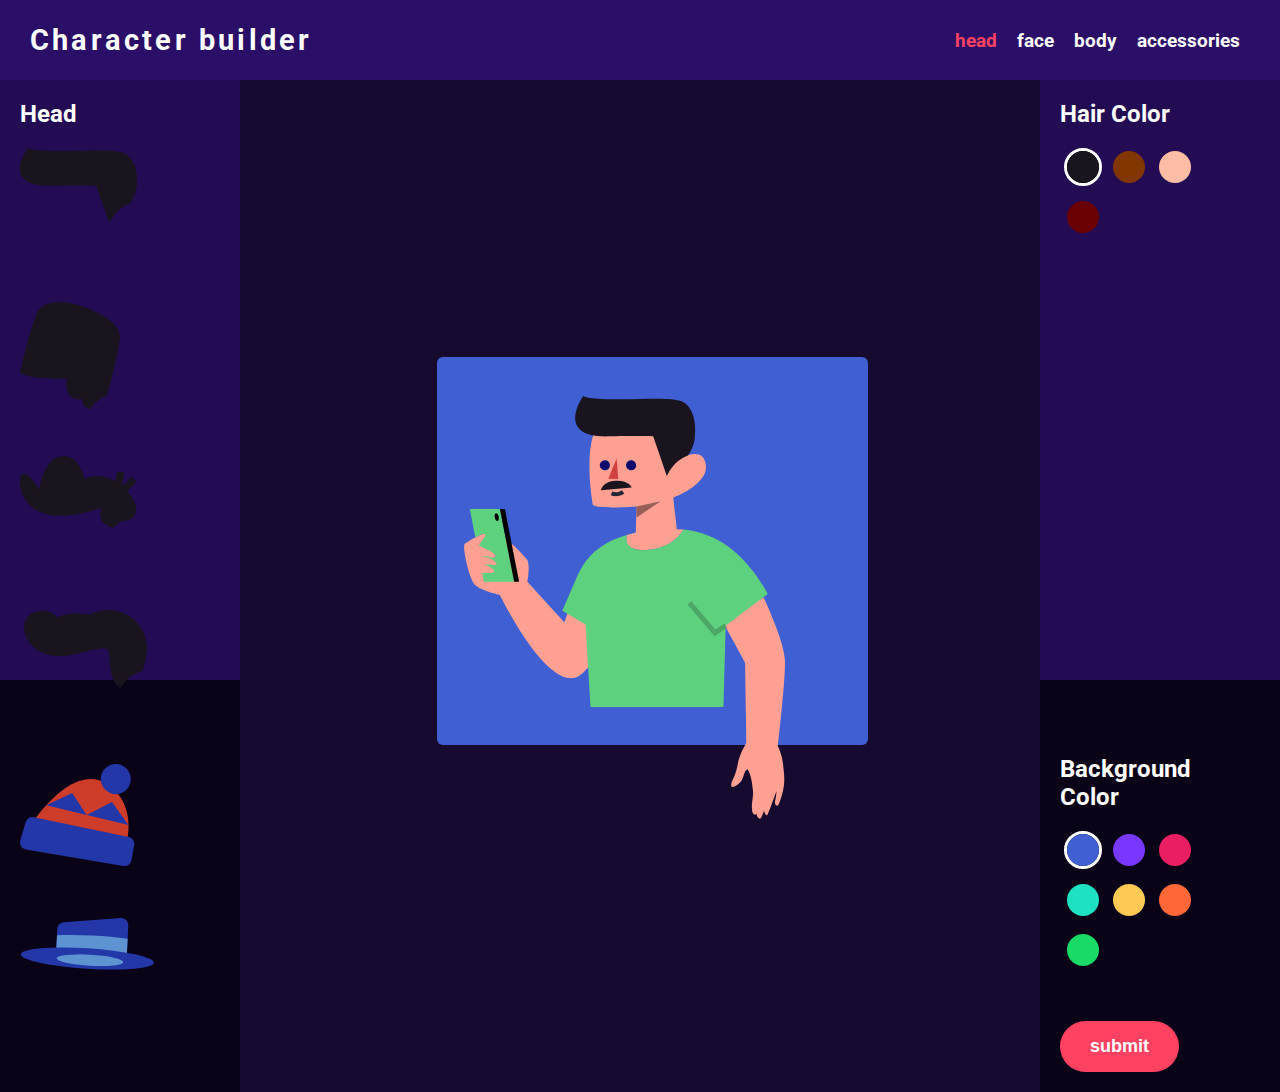
<file: index.html>
<!DOCTYPE html>
<html lang="en">
<head>
    <meta charset="UTF-8">
    <meta name="viewport" content="width=device-width, initial-scale=1.0">
    <title>Create </title>

    <link rel="stylesheet" href="style.css">
    <link rel="preconnect" href="https://fonts.gstatic.com">
    <link href="https://fonts.googleapis.com/css2?family=Roboto:wght@300&display=swap" rel="stylesheet">
   
</head>

<body>
    <div class="characterBuider">
        <nav class="navbar">
            <h2>Character builder</h2>
            <ul class="nav-list">
                <li id="tabDefault" class="tablinks" onclick="selectionTab(this,'hairsSelect')">head</li>
                <!-- <li><a href="#" class="tablinks">heads</a></li> -->
                <li class="tablinks" onclick="selectionTab(this,'faceSelect')">face</li>
                <li class="tablinks" onclick="selectionTab(this,'bodySelect')">body</li>                
                <li class="tablinks" onclick="selectionTab(this,'glassesSelect')">accessories</li>
            </ul>
        </nav>

        <div class="builderBody">
            <div class="selectMenu" id="creatingMenu">
                <!-- head options field -->
                <div class="tabcontent hairsSelect" id="hairsSelect">
                    <h2>Head</h2>                    
                    <div class="headsOptions" id="headsOptions"></div>
                </div>
                <!-- face options field -->
                <div class="tabcontent faceSelect" id="faceSelect">
                    <h2>Faces</h2>
                    <div class="facesOptions"></div>

                </div>

                <!-- body options field -->
                <div class="tabcontent bodySelect" id="bodySelect">
                    <h2>Body</h2>
                    <div class="bodyOptions" id="bodyOptions"></div>                    
                </div>

                <!-- accessiories options -->                                
                <div class="tabcontent glassesSelect" id="glassesSelect">
                    <h2>Glasses</h2>
                    <div class="glassesSelectOptions" id="glassesSelectOptions"></div>

                    <h2>Hats</h2>
                </div>

                <!-- <div class="tabcontent accessoriesSelect" id="accessoriesSelect">
                    <h2>Accessories</h2>
                    <div class="accessoriesSelectOptions">
                        
                    </div>
                </div> -->
            </div>

            <!-- main part -->
            <div class="creating" id="creatingMain">
                <svg id="testeSVG" width="456" height="484" viewBox="0 0 456 484" fill="none" xmlns="http://www.w3.org/2000/svg">
                    <!-- here enters SVG parts -->
                </svg>
            </div>       

            <div class="settings">
                <div class="tabcontent hairsColorSelect" id="hairsSelectColor">
                    <h2>Hair Color</h2>
                    <!-- color options goes here -->
                    <div class="hairColorOptions" id="hairColorOptions"></div>

                    <div class="hatColorSelector" id="hatColorSelector">
                        <h2>Hat Color</h2>
                        <div class="hatColorOptions" id="hatColorOptions"></div>
                    </div>
                </div>

                <div class="tabcontent " id="faceSelectColor">
                    <h2>Face hair color?</h2>
                    <!-- color options goes here -->
                </div>    
                
                <div class="tabcontent bodyColorSelect" id="bodySelectColor">
                    <h2>Body Color</h2>
                    <!-- color options goes here -->
                    <div class="bodyColorOptions" id="bodyColorOptions"></div>

                    <h2>Clothes</h2>
                    <div class="clothesColorOptions" id="clothesColorOptions"></div>
                </div>


                <div class="tabcontent glassesColorSelect" id="glassesSelectColor">
                    <h2>Glasses Color</h2>
                    <!-- color options here -->
                </div>

                <div class="submitNBackground">
                    <div class="backgroundColorSelect" id="backgroundColorSelect">
                        <h2>Background Color</h2>
                        <!-- color options here -->
                    </div>
                    <button class="submitButton" type="button" onclick="submitPersona()">Submit</button>
                </div>
            </div>   
        </div>
    </div>
</body>



<script src="hairs.js"></script>
<script src="scriptRevisado.js"></script>
</html>
</file>
<file: style.css>
body {
    margin: 0px;
    padding: 0px;
    font-family: 'Roboto', sans-serif;
    background-color: #0A0318;
}

li {
    list-style: none;
}

.navbar {
    display: flex;
    justify-content: space-between;
    align-items: center;
    height: 80px;
    /* border-bottom: 1px solid black; */
    background-color: #2B0E67;
    color: #fff;
}

.navbar h2 {
    margin-left: 30px;
    font-size: 1.8em;
    letter-spacing: .2rem;
}

.nav-list {
    display: flex;
    padding-right: 20px;
}

.nav-list li {
    margin-right: 20px;
    font-size: 1.2em;
    font-weight: bold;
    cursor: pointer;
}

.nav-list li.active {
    /* border-bottom: 7px solid #FF4162; */
    color: #FF4162;
}



.builderBody {
    height: 600px;
    /* max-width: 1800px; */
    width: 100vw;
    display: grid;
    grid-template-columns: repeat(3, 1fr);
    background-color: #240C54;
    color: #fff;
}


.glassesSelect {
    display: flex;
    justify-content: center;
}

.glassesSelectOptions {
    display: flex;
    max-width: 300px;
    overflow-y:auto !important;
}

.glassesSelectOptions > div {
    cursor: pointer;
    width: 40px;
}

.hairsSelect {
    display: flex;
    justify-content: center;
}

.headsOptions {
    max-width: 400px;
    overflow-y:auto !important;
}

.hairImgFromMenu {
    margin-right: 20px;
    
    cursor: pointer;
}

.glassesImgFromMenu {
    height: 50px;
    margin-right: 20px;
    cursor: pointer;

}

.creating {
    background-color: #160A2F;
    display: flex;
    justify-content: center;
    align-items: center;
    width: 800px;
}

.settings {
    margin-right: 50px;
    position: relative;

}

.hatColorSelector {
    display: none;
}


.bodyColorSelect {
    display: block;
}

.submitNBackground {
    position: absolute;
    bottom: 0;
}

.tabcontent {
    margin: 20px;
}

.submitNBackground {
    margin: 20px;
}

.submitButton {
    /* float: right; */
    text-decoration: none;
    font-size: 18px;
    font-weight: 900;
    text-transform: lowercase;
    border: none;
    border-radius: 50px;
    padding: 15px 30px;
    color: white;
    background-color: #ff4162;
    margin-top: 40px;
    cursor: pointer;
}

/* 
@media(max-width:700px) {
    .builderBody {
        display: block;
    }
} */
</file>
